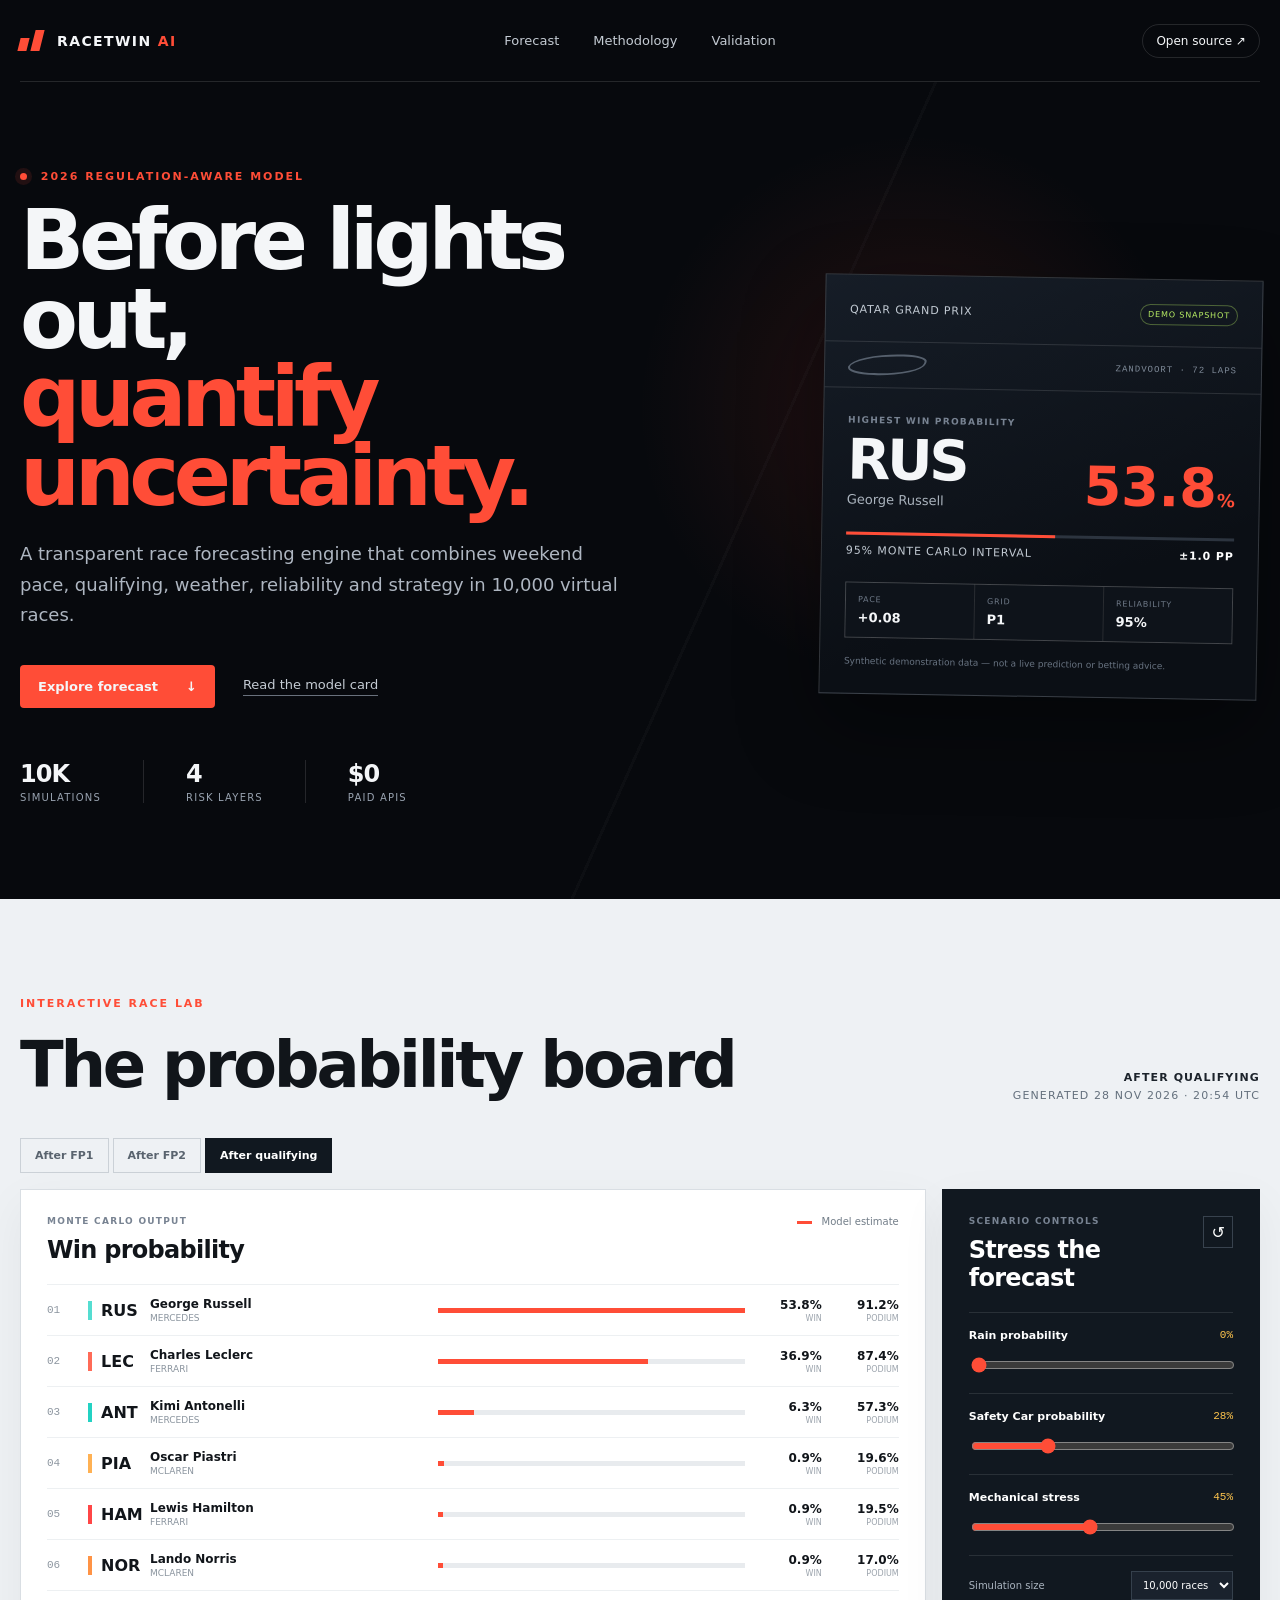
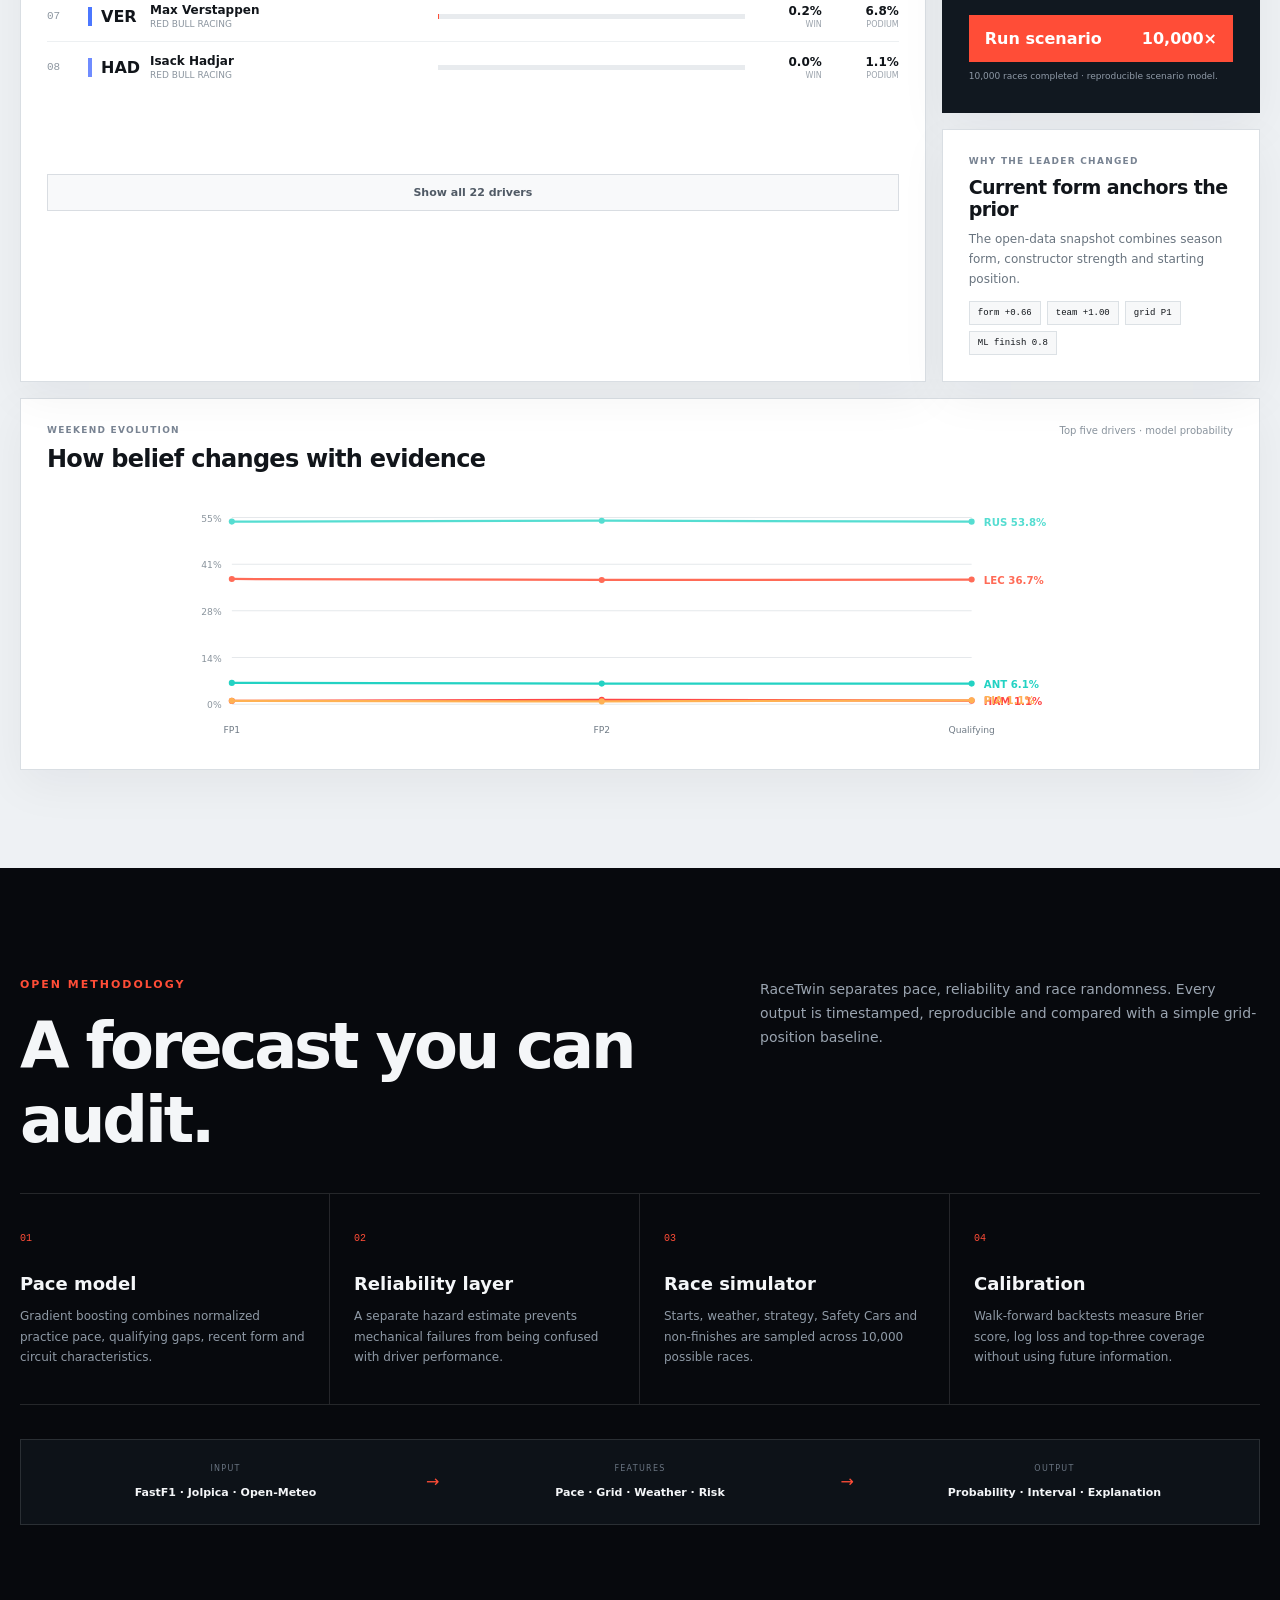
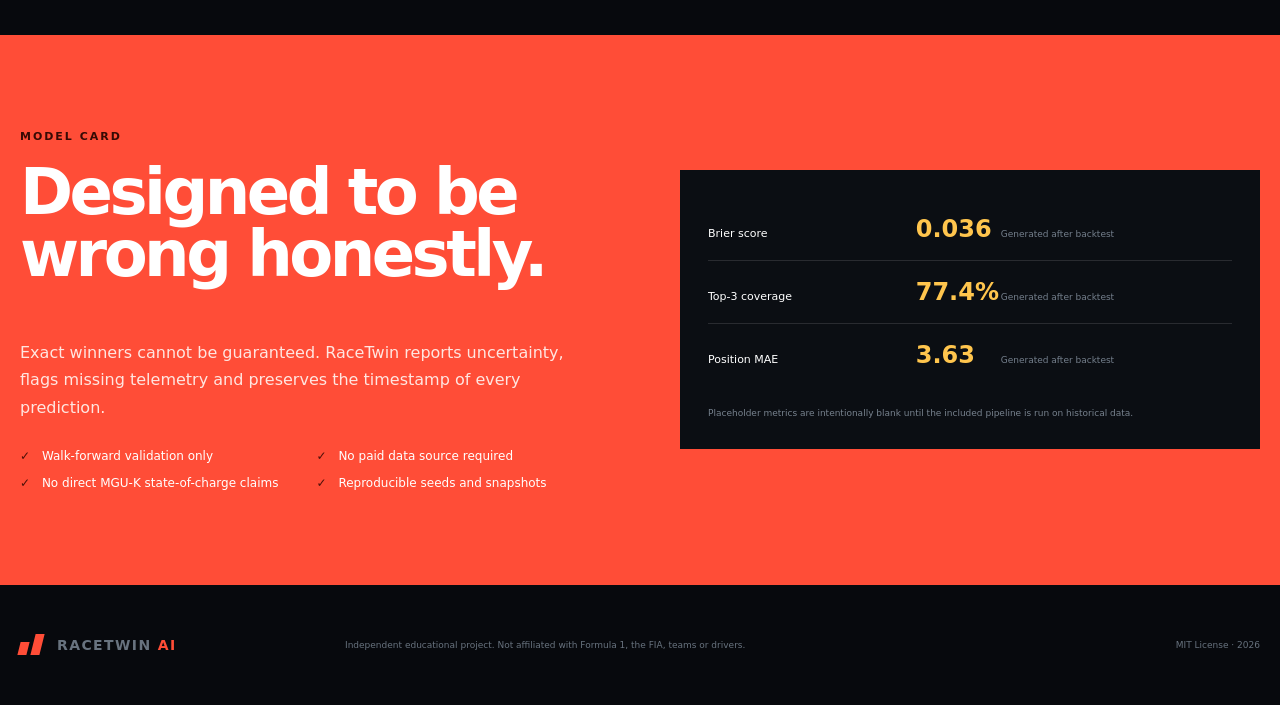
<file: index.html>
<!doctype html>
<html lang="en">
  <head>
    <meta charset="UTF-8" />
    <meta name="viewport" content="width=device-width, initial-scale=1.0" />
    <meta name="theme-color" content="#07090d" />
    <meta
      name="description"
      content="RaceTwin AI 2026 is an open probabilistic Formula racing forecast engine with Monte Carlo simulation and uncertainty-aware predictions."
    />
    <meta property="og:title" content="RaceTwin AI 2026" />
    <meta
      property="og:description"
      content="Before lights out, quantify the uncertainty. An open probabilistic race forecast engine."
    />
    <meta property="og:image" content="./og.png" />
    <meta name="twitter:card" content="summary_large_image" />
    <link rel="icon" href="./favicon.svg" type="image/svg+xml" />
    <link rel="manifest" href="./manifest.webmanifest" />
    <link rel="stylesheet" href="./styles.css" />
    <title>RaceTwin AI 2026</title>
  </head>
  <body>
    <a class="skip-link" href="#forecast">Skip to forecast</a>

    <header class="site-header">
      <a class="brand" href="#top" aria-label="RaceTwin AI home">
        <span class="brand-mark" aria-hidden="true"><i></i><i></i></span>
        <span>RACETWIN <b>AI</b></span>
      </a>
      <nav aria-label="Main navigation">
        <a href="#forecast">Forecast</a>
        <a href="#methodology">Methodology</a>
        <a href="#validation">Validation</a>
      </nav>
      <a class="github-link" href="https://github.com/Apepsis/RaceTwin-AI-2026" target="_blank" rel="noreferrer">
        Open source <span aria-hidden="true">↗</span>
      </a>
    </header>

    <main id="top">
      <section class="hero" aria-labelledby="hero-title">
        <div class="hero-copy">
          <p class="eyebrow"><span class="live-dot"></span> 2026 regulation-aware model</p>
          <h1 id="hero-title">Before lights out,<br /><em>quantify uncertainty.</em></h1>
          <p class="hero-intro">
            A transparent race forecasting engine that combines weekend pace,
            qualifying, weather, reliability and strategy in 10,000 virtual races.
          </p>
          <div class="hero-actions">
            <a class="primary-button" href="#forecast">Explore forecast <span>↓</span></a>
            <a class="text-link" href="#methodology">Read the model card</a>
          </div>
          <dl class="hero-stats" aria-label="Project statistics">
            <div><dt>10K</dt><dd>simulations</dd></div>
            <div><dt>4</dt><dd>risk layers</dd></div>
            <div><dt>$0</dt><dd>paid APIs</dd></div>
          </dl>
        </div>

        <aside class="forecast-card" aria-label="Leading forecast">
          <div class="card-topline">
            <span id="event-label">Dutch Grand Prix</span>
            <span class="status-pill">DEMO SNAPSHOT</span>
          </div>
          <div class="circuit-strip" aria-hidden="true">
            <span class="track-line"></span>
            <span>ZANDVOORT · 72 LAPS</span>
          </div>
          <p class="micro-label">Highest win probability</p>
          <div class="leader-row">
            <div>
              <strong id="leader-code">ANT</strong>
              <p id="leader-name">Kimi Antonelli</p>
            </div>
            <div class="leader-probability">
              <span id="leader-probability">27.4</span><small>%</small>
            </div>
          </div>
          <div class="confidence-bar" aria-label="Forecast confidence">
            <span id="confidence-fill"></span>
          </div>
          <div class="leader-meta">
            <span>95% Monte Carlo interval</span>
            <b id="leader-interval">±0.9 pp</b>
          </div>
          <div class="signal-grid">
            <div><span>PACE</span><b id="signal-pace">+0.31</b></div>
            <div><span>GRID</span><b id="signal-grid">P2</b></div>
            <div><span>RELIABILITY</span><b id="signal-reliability">94%</b></div>
          </div>
          <p class="card-note">Synthetic demonstration data — not a live prediction or betting advice.</p>
        </aside>
      </section>

      <section class="forecast-section" id="forecast" aria-labelledby="forecast-title">
        <div class="section-heading">
          <div>
            <p class="eyebrow">Interactive race lab</p>
            <h2 id="forecast-title">The probability board</h2>
          </div>
          <div class="snapshot-meta">
            <span id="snapshot-phase">After qualifying</span>
            <time id="snapshot-time" datetime="2026-08-21T13:00:00Z">Updated demo</time>
          </div>
        </div>

        <div class="phase-tabs" role="tablist" aria-label="Weekend prediction phase">
          <button role="tab" aria-selected="false" data-phase="fp1">After FP1</button>
          <button role="tab" aria-selected="false" data-phase="fp2">After FP2</button>
          <button class="active" role="tab" aria-selected="true" data-phase="qualifying">After qualifying</button>
        </div>

        <div class="lab-grid">
          <article class="panel ranking-panel">
            <div class="panel-heading">
              <div>
                <p class="micro-label">Monte Carlo output</p>
                <h3>Win probability</h3>
              </div>
              <div class="legend"><span></span> Model estimate</div>
            </div>
            <div id="ranking-list" class="ranking-list" aria-live="polite"></div>
            <button id="show-all" class="show-all" type="button">Show all 22 drivers</button>
          </article>

          <aside class="scenario-column">
            <article class="panel scenario-panel">
              <div class="panel-heading">
                <div>
                  <p class="micro-label">Scenario controls</p>
                  <h3>Stress the forecast</h3>
                </div>
                <button id="reset-scenario" class="icon-button" type="button" aria-label="Reset scenario">↺</button>
              </div>

              <label class="control-row" for="rain-control">
                <span><b>Rain probability</b><output id="rain-output">22%</output></span>
                <input id="rain-control" type="range" min="0" max="100" value="22" />
              </label>
              <label class="control-row" for="safety-control">
                <span><b>Safety Car probability</b><output id="safety-output">38%</output></span>
                <input id="safety-control" type="range" min="0" max="100" value="38" />
              </label>
              <label class="control-row" for="stress-control">
                <span><b>Mechanical stress</b><output id="stress-output">45%</output></span>
                <input id="stress-control" type="range" min="0" max="100" value="45" />
              </label>

              <label class="select-row" for="simulation-count">
                <span>Simulation size</span>
                <select id="simulation-count">
                  <option value="1000">1,000 races</option>
                  <option value="5000">5,000 races</option>
                  <option value="10000" selected>10,000 races</option>
                </select>
              </label>

              <button id="run-simulation" class="simulate-button" type="button">
                <span>Run scenario</span><b>10,000×</b>
              </button>
              <p id="simulation-status" class="simulation-status" role="status">Ready to simulate.</p>
            </article>

            <article class="panel explain-panel">
              <p class="micro-label">Why the leader changed</p>
              <h3 id="explain-title">Qualifying position lifted the prior</h3>
              <p id="explain-copy">
                Grid position and long-run consistency currently contribute more than the weather adjustment.
              </p>
              <div id="feature-chips" class="feature-chips"></div>
            </article>
          </aside>
        </div>

        <article class="panel evolution-panel">
          <div class="panel-heading">
            <div>
              <p class="micro-label">Weekend evolution</p>
              <h3>How belief changes with evidence</h3>
            </div>
            <p>Top five drivers · model probability</p>
          </div>
          <div id="evolution-chart" class="evolution-chart" role="img" aria-label="Win probability evolution from practice to qualifying"></div>
        </article>
      </section>

      <section class="method-section" id="methodology" aria-labelledby="method-title">
        <div class="section-heading method-heading">
          <div>
            <p class="eyebrow">Open methodology</p>
            <h2 id="method-title">A forecast you can audit.</h2>
          </div>
          <p>
            RaceTwin separates pace, reliability and race randomness. Every output
            is timestamped, reproducible and compared with a simple grid-position baseline.
          </p>
        </div>

        <div class="method-grid">
          <article><span>01</span><h3>Pace model</h3><p>Gradient boosting combines normalized practice pace, qualifying gaps, recent form and circuit characteristics.</p></article>
          <article><span>02</span><h3>Reliability layer</h3><p>A separate hazard estimate prevents mechanical failures from being confused with driver performance.</p></article>
          <article><span>03</span><h3>Race simulator</h3><p>Starts, weather, strategy, Safety Cars and non-finishes are sampled across 10,000 possible races.</p></article>
          <article><span>04</span><h3>Calibration</h3><p>Walk-forward backtests measure Brier score, log loss and top-three coverage without using future information.</p></article>
        </div>

        <div class="data-pipeline" aria-label="Data pipeline">
          <div><span>INPUT</span><b>FastF1 · Jolpica · Open-Meteo</b></div>
          <i aria-hidden="true">→</i>
          <div><span>FEATURES</span><b>Pace · Grid · Weather · Risk</b></div>
          <i aria-hidden="true">→</i>
          <div><span>OUTPUT</span><b>Probability · Interval · Explanation</b></div>
        </div>
      </section>

      <section class="validation-section" id="validation" aria-labelledby="validation-title">
        <div class="validation-copy">
          <p class="eyebrow">Model card</p>
          <h2 id="validation-title">Designed to be wrong honestly.</h2>
          <p>
            Exact winners cannot be guaranteed. RaceTwin reports uncertainty,
            flags missing telemetry and preserves the timestamp of every prediction.
          </p>
          <ul>
            <li><span>✓</span> Walk-forward validation only</li>
            <li><span>✓</span> No paid data source required</li>
            <li><span>✓</span> No direct MGU-K state-of-charge claims</li>
            <li><span>✓</span> Reproducible seeds and snapshots</li>
          </ul>
        </div>
        <div class="metric-board">
          <div><span>Brier score</span><b id="metric-brier">—</b><small>Generated after backtest</small></div>
          <div><span>Top-3 coverage</span><b id="metric-top-three">—</b><small>Generated after backtest</small></div>
          <div><span>Position MAE</span><b id="metric-mae">—</b><small>Generated after backtest</small></div>
          <p>Placeholder metrics are intentionally blank until the included pipeline is run on historical data.</p>
        </div>
      </section>
    </main>

    <footer>
      <div class="brand"><span class="brand-mark" aria-hidden="true"><i></i><i></i></span><span>RACETWIN <b>AI</b></span></div>
      <p>Independent educational project. Not affiliated with Formula 1, the FIA, teams or drivers.</p>
      <p>MIT License · 2026</p>
    </footer>

    <noscript>This interactive forecast requires JavaScript.</noscript>
    <script src="./data/predictions.js"></script>
    <script src="./app.js"></script>
  </body>
</html>
</file>
<file: styles.css>
:root {
  --ink: #07090d;
  --panel: #0e1218;
  --panel-2: #121821;
  --line: rgba(255, 255, 255, 0.12);
  --muted: #99a3b0;
  --paper: #f4f6f8;
  --accent: #ff4d37;
  --accent-2: #ffc54d;
  --green: #b9ef64;
  --max: 1240px;
}

* { box-sizing: border-box; }
html { scroll-behavior: smooth; }
body {
  margin: 0;
  background: var(--ink);
  color: var(--paper);
  font-family: Inter, ui-sans-serif, system-ui, -apple-system, BlinkMacSystemFont, "Segoe UI", sans-serif;
  -webkit-font-smoothing: antialiased;
}
button, input, select { font: inherit; }
a { color: inherit; text-decoration: none; }
.skip-link { position: fixed; left: 16px; top: -60px; z-index: 100; background: white; color: black; padding: 10px 14px; border-radius: 8px; }
.skip-link:focus { top: 12px; }

.site-header {
  width: min(calc(100% - 40px), var(--max));
  margin: 0 auto;
  height: 82px;
  display: grid;
  grid-template-columns: 1fr auto 1fr;
  align-items: center;
  border-bottom: 1px solid var(--line);
  position: relative;
  z-index: 10;
}
.brand { display: inline-flex; align-items: center; gap: 10px; font-size: 14px; letter-spacing: .1em; font-weight: 800; }
.brand b { color: var(--accent); }
.brand-mark { width: 27px; height: 21px; display: inline-flex; align-items: flex-end; gap: 4px; transform: skewX(-14deg); }
.brand-mark i { width: 9px; background: var(--accent); display: block; }
.brand-mark i:first-child { height: 13px; }
.brand-mark i:last-child { height: 21px; }
nav { display: flex; gap: 34px; font-size: 13px; color: #c4cbd3; }
nav a:hover, nav a:focus { color: white; }
.github-link { justify-self: end; font-size: 12px; padding: 9px 13px; border: 1px solid var(--line); border-radius: 999px; }

.hero {
  width: min(calc(100% - 40px), var(--max));
  margin: 0 auto;
  min-height: 690px;
  padding: 88px 0 96px;
  display: grid;
  grid-template-columns: minmax(0, 1.25fr) minmax(390px, .75fr);
  gap: 72px;
  align-items: center;
  position: relative;
}
.hero::before {
  content: "";
  position: absolute;
  inset: 0;
  z-index: -1;
  background:
    radial-gradient(circle at 72% 40%, rgba(255, 77, 55, .12), transparent 27%),
    linear-gradient(114deg, transparent 0 57%, rgba(255,255,255,.025) 57% 57.2%, transparent 57.2%);
}
.eyebrow { margin: 0 0 18px; color: var(--accent); font-size: 11px; font-weight: 800; letter-spacing: .18em; text-transform: uppercase; }
.live-dot { display: inline-block; width: 7px; height: 7px; border-radius: 50%; background: var(--accent); margin-right: 8px; box-shadow: 0 0 0 5px rgba(255,77,55,.11); }
h1, h2, h3, p { margin-top: 0; }
h1 { margin-bottom: 24px; font-size: clamp(55px, 6.6vw, 94px); line-height: .93; letter-spacing: -.065em; max-width: 850px; }
h1 em { color: var(--accent); font-style: normal; }
.hero-intro { color: #aeb6c1; max-width: 610px; font-size: 18px; line-height: 1.7; }
.hero-actions { display: flex; align-items: center; gap: 28px; margin: 34px 0 52px; }
.primary-button { display: inline-flex; align-items: center; justify-content: space-between; gap: 28px; background: var(--accent); padding: 14px 18px; border-radius: 4px; font-weight: 800; font-size: 13px; }
.primary-button:hover { background: #ff624f; }
.text-link { color: #c5ccd4; font-size: 13px; border-bottom: 1px solid #69717c; padding-bottom: 3px; }
.hero-stats { display: flex; gap: 42px; margin: 0; }
.hero-stats div { padding-right: 42px; border-right: 1px solid var(--line); }
.hero-stats div:last-child { border: 0; }
.hero-stats dt { font-size: 24px; font-weight: 800; letter-spacing: -.04em; }
.hero-stats dd { margin: 4px 0 0; color: var(--muted); font-size: 10px; text-transform: uppercase; letter-spacing: .12em; }

.forecast-card { background: linear-gradient(160deg, #161d27, #0b0f15 70%); border: 1px solid rgba(255,255,255,.16); box-shadow: 0 32px 80px rgba(0,0,0,.38); padding: 24px; transform: rotate(1deg); }
.card-topline, .leader-meta { display: flex; align-items: center; justify-content: space-between; font-size: 11px; color: #c2cad3; text-transform: uppercase; letter-spacing: .08em; }
.status-pill { color: var(--green); border: 1px solid rgba(185,239,100,.35); padding: 5px 7px; border-radius: 999px; font-size: 8px; }
.circuit-strip { margin: 21px -24px 27px; padding: 12px 24px; display: flex; align-items: center; justify-content: space-between; border-top: 1px solid var(--line); border-bottom: 1px solid var(--line); color: #7f8a98; font: 9px ui-monospace, monospace; letter-spacing: .11em; }
.track-line { width: 76px; height: 21px; border: 2px solid #56606d; border-radius: 65% 35% 60% 40%; transform: skewX(-22deg); }
.micro-label { color: #788392; text-transform: uppercase; font-size: 9px; font-weight: 800; letter-spacing: .14em; margin-bottom: 10px; }
.leader-row { display: flex; justify-content: space-between; align-items: flex-end; }
.leader-row strong { font-size: 56px; letter-spacing: -.06em; line-height: .9; }
.leader-row p { margin: 7px 0 0; color: #aab3bd; font-size: 13px; }
.leader-probability { font-size: 54px; font-weight: 800; line-height: .9; color: var(--accent); }
.leader-probability small { font-size: 18px; }
.confidence-bar { height: 3px; margin: 25px 0 9px; background: #2c343f; }
.confidence-bar span { height: 100%; display: block; background: var(--accent); width: 27%; transition: width .4s ease; }
.leader-meta b { color: white; }
.signal-grid { display: grid; grid-template-columns: repeat(3, 1fr); gap: 1px; background: var(--line); margin: 25px 0 17px; border: 1px solid var(--line); }
.signal-grid div { background: #0e131a; padding: 12px; }
.signal-grid span { display: block; color: #6f7a88; font-size: 8px; letter-spacing: .1em; }
.signal-grid b { display: block; margin-top: 6px; font-size: 13px; }
.card-note { margin: 0; color: #687381; font-size: 9px; line-height: 1.5; }

.forecast-section { background: #eef1f4; color: #11151a; padding: 98px max(20px, calc((100vw - var(--max)) / 2)); }
.section-heading { display: flex; justify-content: space-between; gap: 40px; align-items: end; margin-bottom: 36px; }
.section-heading h2 { font-size: clamp(38px, 5vw, 64px); letter-spacing: -.05em; margin-bottom: 0; }
.snapshot-meta { text-align: right; font-size: 11px; color: #64707d; text-transform: uppercase; letter-spacing: .1em; }
.snapshot-meta span, .snapshot-meta time { display: block; }
.snapshot-meta span { color: #1c232b; font-weight: 800; margin-bottom: 5px; }
.phase-tabs { display: flex; gap: 4px; margin-bottom: 16px; }
.phase-tabs button { border: 1px solid #cbd1d7; background: transparent; padding: 10px 14px; font-size: 11px; font-weight: 750; color: #59636e; cursor: pointer; }
.phase-tabs button.active { background: #111820; border-color: #111820; color: white; }
.lab-grid { display: grid; grid-template-columns: minmax(0, 1.48fr) minmax(310px, .52fr); gap: 16px; }
.panel { background: white; border: 1px solid #d9dee3; padding: 26px; box-shadow: 0 15px 45px rgba(15,23,32,.05); }
.panel-heading { display: flex; justify-content: space-between; align-items: start; gap: 24px; margin-bottom: 20px; }
.panel h3 { margin: 0; font-size: 24px; letter-spacing: -.03em; }
.legend { color: #727d88; font-size: 10px; }
.legend span { display: inline-block; width: 15px; height: 3px; background: var(--accent); margin-right: 6px; vertical-align: middle; }
.ranking-list { min-height: 490px; }
.rank-row { display: grid; grid-template-columns: 28px minmax(170px, 1.1fr) minmax(90px, 1fr) 64px 64px; gap: 13px; align-items: center; padding: 12px 0; border-top: 1px solid #edf0f2; }
.rank-row.hidden-row { display: none; }
.rank-number { color: #8d96a0; font: 11px ui-monospace, monospace; }
.driver-cell { display: flex; align-items: center; gap: 11px; min-width: 0; }
.driver-code { border-left: 4px solid var(--driver-color); padding-left: 9px; font-weight: 850; width: 51px; }
.driver-name { min-width: 0; }
.driver-name b, .driver-name span { display: block; white-space: nowrap; overflow: hidden; text-overflow: ellipsis; }
.driver-name b { font-size: 12px; }
.driver-name span { color: #8a949e; font-size: 9px; margin-top: 2px; text-transform: uppercase; }
.probability-track { height: 5px; background: #e8ebee; overflow: hidden; }
.probability-track i { display: block; height: 100%; background: var(--accent); transition: width .35s ease; }
.rank-metric { text-align: right; }
.rank-metric b { display: block; font-size: 12px; }
.rank-metric span { display: block; color: #9ba3ac; font-size: 8px; text-transform: uppercase; margin-top: 2px; }
.show-all { width: 100%; border: 1px solid #d9dde2; background: #f8f9fa; padding: 11px; cursor: pointer; color: #505a65; font-size: 11px; font-weight: 700; }
.scenario-column { display: flex; flex-direction: column; gap: 16px; }
.scenario-panel { background: #111820; color: white; border-color: #111820; }
.icon-button { border: 1px solid #38424e; color: white; background: transparent; width: 32px; height: 32px; cursor: pointer; }
.control-row { display: block; padding: 16px 0; border-top: 1px solid rgba(255,255,255,.1); }
.control-row > span { display: flex; justify-content: space-between; margin-bottom: 13px; font-size: 11px; }
.control-row output { color: var(--accent-2); font: 11px ui-monospace, monospace; }
input[type="range"] { width: 100%; accent-color: var(--accent); cursor: pointer; }
.select-row { display: flex; align-items: center; justify-content: space-between; padding: 15px 0; border-top: 1px solid rgba(255,255,255,.1); font-size: 10px; color: #aab4bf; }
.select-row select { background: #1a222d; border: 1px solid #35404c; color: white; padding: 7px; }
.simulate-button { border: 0; width: 100%; padding: 14px 16px; display: flex; justify-content: space-between; background: var(--accent); color: white; cursor: pointer; font-weight: 850; }
.simulate-button:disabled { opacity: .6; cursor: wait; }
.simulation-status { min-height: 15px; margin: 9px 0 0; color: #8f9aa7; font-size: 9px; }
.explain-panel h3 { font-size: 19px; margin-bottom: 10px; }
.explain-panel > p:not(.micro-label) { color: #69747f; font-size: 12px; line-height: 1.65; }
.feature-chips { display: flex; flex-wrap: wrap; gap: 6px; }
.feature-chips span { border: 1px solid #dce1e5; background: #f7f8f9; padding: 6px 8px; font: 9px ui-monospace, monospace; }
.evolution-panel { margin-top: 16px; }
.evolution-panel .panel-heading > p { color: #89939d; font-size: 10px; }
.evolution-chart { min-height: 250px; overflow-x: auto; }
.evolution-chart svg { display: block; width: 100%; min-width: 700px; height: 250px; }

.method-section { width: min(calc(100% - 40px), var(--max)); margin: 0 auto; padding: 110px 0; }
.method-heading { align-items: start; }
.method-heading > p { color: #9aa4b0; max-width: 500px; line-height: 1.7; font-size: 14px; }
.method-grid { display: grid; grid-template-columns: repeat(4, 1fr); border-top: 1px solid var(--line); border-bottom: 1px solid var(--line); }
.method-grid article { padding: 32px 24px 36px 0; border-right: 1px solid var(--line); }
.method-grid article + article { padding-left: 24px; }
.method-grid article:last-child { border-right: 0; }
.method-grid span { color: var(--accent); font: 10px ui-monospace, monospace; }
.method-grid h3 { margin: 28px 0 12px; font-size: 18px; }
.method-grid p { margin: 0; color: #8f9aa6; font-size: 12px; line-height: 1.7; }
.data-pipeline { margin-top: 34px; display: grid; grid-template-columns: 1fr auto 1fr auto 1fr; align-items: center; gap: 20px; background: #0d1218; border: 1px solid var(--line); padding: 24px; }
.data-pipeline div { text-align: center; }
.data-pipeline span { display: block; color: #697481; font-size: 8px; letter-spacing: .16em; margin-bottom: 8px; }
.data-pipeline b { font-size: 11px; }
.data-pipeline i { color: var(--accent); font-style: normal; }

.validation-section { background: var(--accent); color: white; display: grid; grid-template-columns: 1fr 1fr; gap: 80px; padding: 95px max(20px, calc((100vw - var(--max)) / 2)); }
.validation-section .eyebrow { color: #370a04; }
.validation-copy h2 { font-size: clamp(42px, 5vw, 68px); letter-spacing: -.055em; line-height: .98; }
.validation-copy > p:not(.eyebrow) { max-width: 560px; line-height: 1.7; color: #ffe6e1; }
.validation-copy ul { list-style: none; padding: 0; margin: 28px 0 0; display: grid; grid-template-columns: 1fr 1fr; gap: 13px; font-size: 12px; }
.validation-copy li span { margin-right: 8px; color: #4d1008; font-weight: 900; }
.metric-board { background: #0b0e13; padding: 28px; align-self: center; }
.metric-board > div { display: grid; grid-template-columns: 1fr 70px 1.2fr; align-items: baseline; gap: 15px; padding: 17px 0; border-top: 1px solid var(--line); }
.metric-board > div:first-child { border-top: 0; }
.metric-board span { font-size: 11px; }
.metric-board b { font-size: 24px; color: var(--accent-2); }
.metric-board small { color: #747f8c; font-size: 9px; }
.metric-board > p { margin: 20px 0 0; color: #77828e; font-size: 9px; line-height: 1.6; }

footer { width: min(calc(100% - 40px), var(--max)); min-height: 120px; margin: 0 auto; display: grid; grid-template-columns: 1fr 2fr 1fr; gap: 30px; align-items: center; color: #68737f; font-size: 9px; }
footer p { margin: 0; }
footer p:last-child { text-align: right; }

@media (max-width: 980px) {
  .site-header { grid-template-columns: 1fr auto; }
  nav { display: none; }
  .hero { grid-template-columns: 1fr; gap: 48px; padding-top: 65px; }
  .forecast-card { max-width: 580px; transform: none; }
  .lab-grid { grid-template-columns: 1fr; }
  .scenario-column { display: grid; grid-template-columns: 1fr 1fr; }
  .method-grid { grid-template-columns: 1fr 1fr; }
  .method-grid article:nth-child(2) { border-right: 0; }
  .validation-section { grid-template-columns: 1fr; gap: 38px; }
}

@media (max-width: 680px) {
  .site-header { width: min(calc(100% - 28px), var(--max)); }
  .github-link { display: none; }
  .hero { width: min(calc(100% - 28px), var(--max)); min-height: auto; padding: 55px 0 68px; }
  h1 { font-size: 51px; }
  .hero-intro { font-size: 15px; }
  .hero-actions { align-items: flex-start; flex-direction: column; }
  .hero-stats { gap: 16px; }
  .hero-stats div { padding-right: 16px; }
  .forecast-card { padding: 19px; }
  .circuit-strip { margin-left: -19px; margin-right: -19px; padding-left: 19px; padding-right: 19px; }
  .leader-row strong { font-size: 44px; }
  .leader-probability { font-size: 42px; }
  .forecast-section { padding-top: 72px; padding-bottom: 72px; }
  .section-heading { display: block; }
  .snapshot-meta { text-align: left; margin-top: 20px; }
  .phase-tabs { overflow-x: auto; }
  .phase-tabs button { white-space: nowrap; }
  .panel { padding: 18px; }
  .rank-row { grid-template-columns: 22px minmax(135px, 1fr) 54px 54px; }
  .rank-row .probability-track { display: none; }
  .scenario-column { display: flex; }
  .method-section { padding: 76px 0; }
  .method-grid { grid-template-columns: 1fr; }
  .method-grid article, .method-grid article:nth-child(2) { border-right: 0; padding: 26px 0; }
  .method-grid article + article { padding-left: 0; }
  .data-pipeline { grid-template-columns: 1fr; }
  .data-pipeline i { transform: rotate(90deg); text-align: center; }
  .validation-copy ul { grid-template-columns: 1fr; }
  .metric-board > div { grid-template-columns: 1fr 50px; }
  .metric-board small { grid-column: 1 / -1; }
  footer { grid-template-columns: 1fr; padding: 35px 0; }
  footer p:last-child { text-align: left; }
}

@media (prefers-reduced-motion: reduce) {
  html { scroll-behavior: auto; }
  *, *::before, *::after { transition-duration: 0.01ms !important; animation-duration: 0.01ms !important; }
}
</file>
